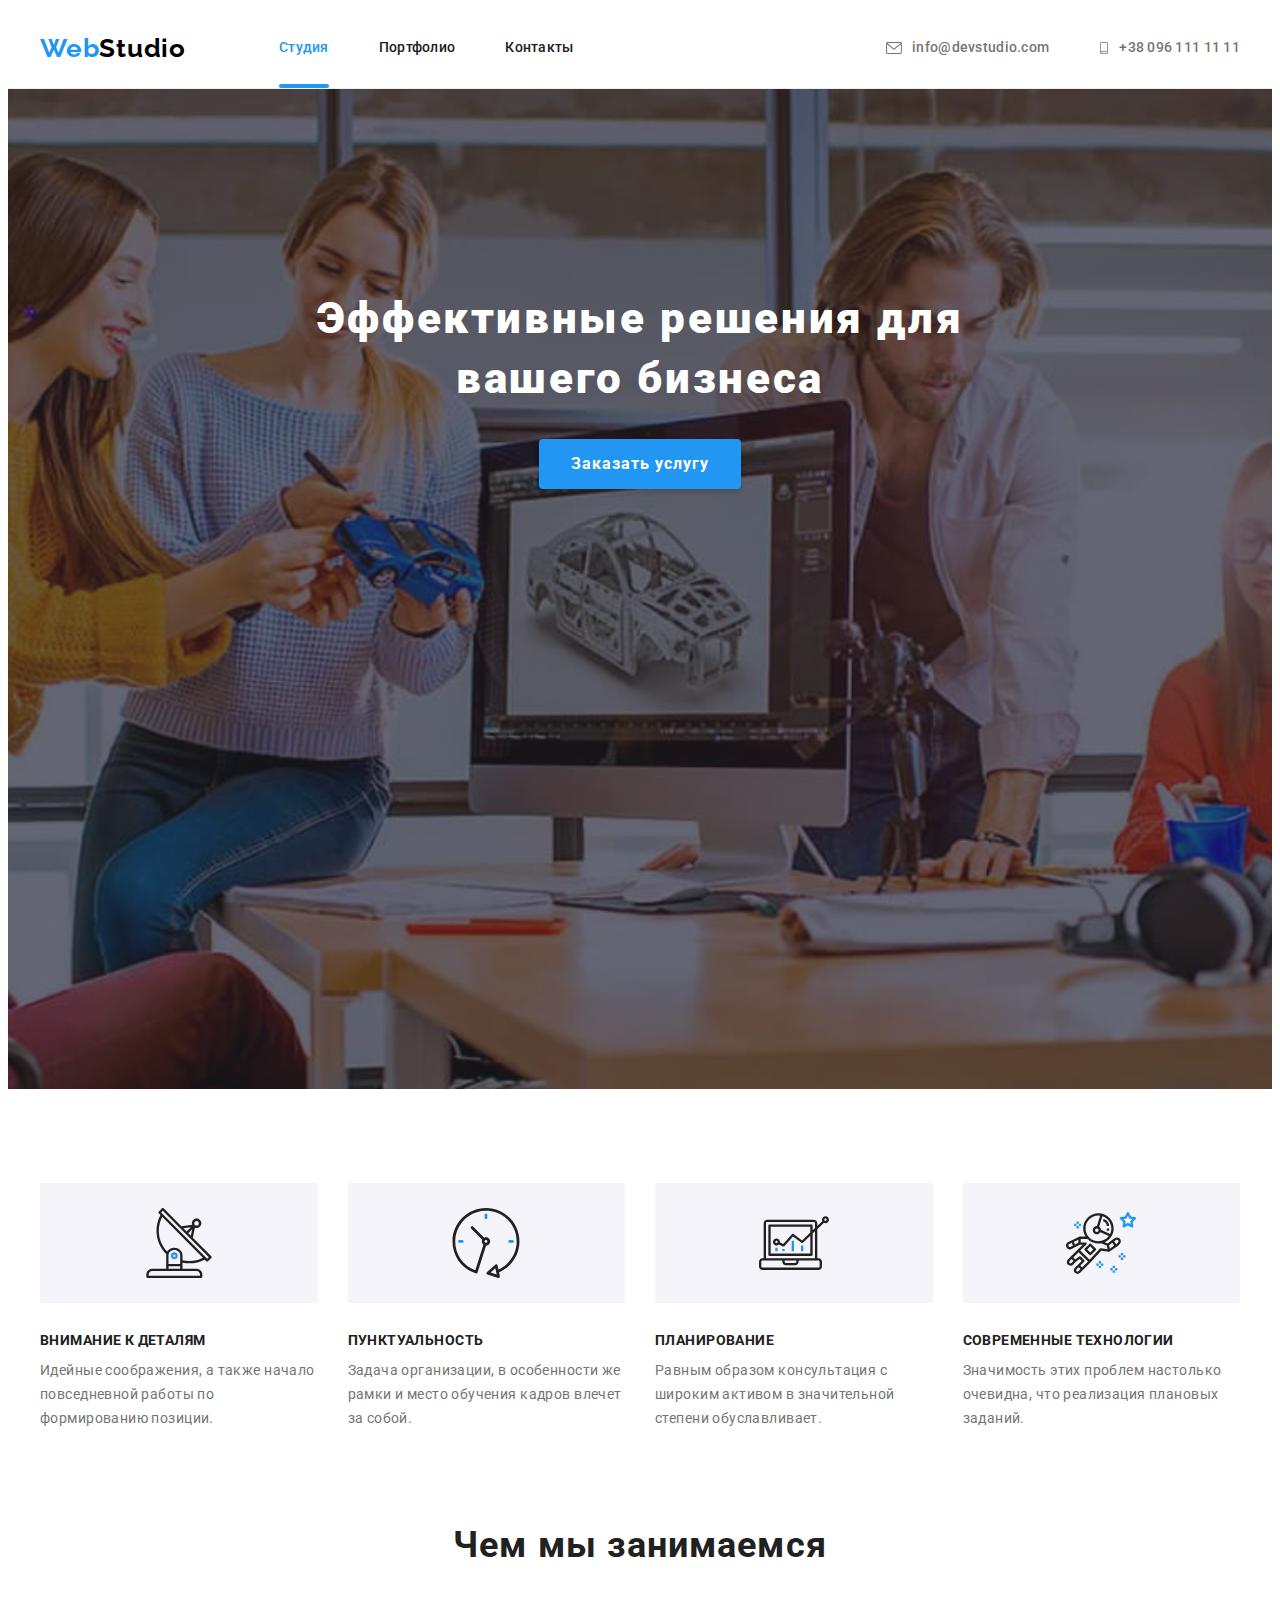
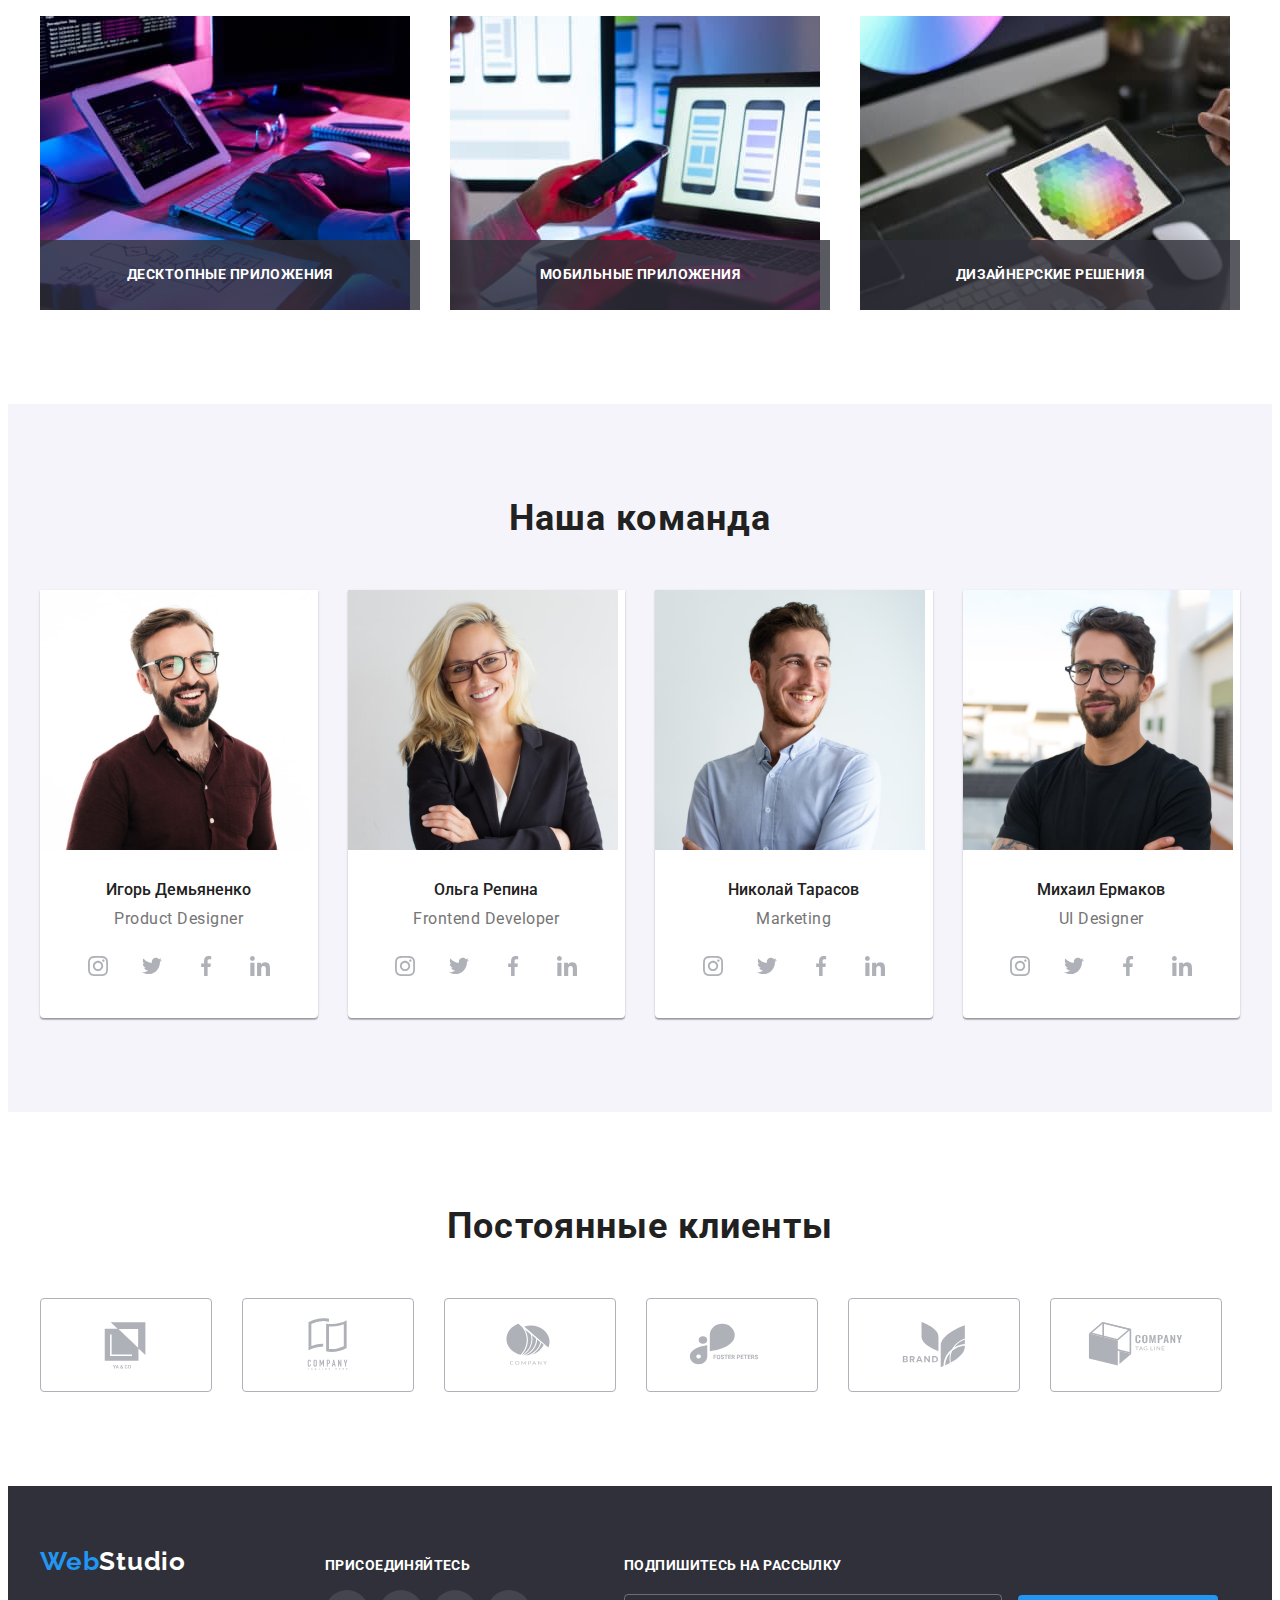
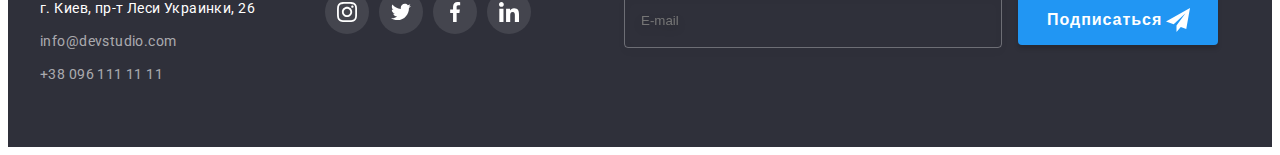
<file: index.html>
<!DOCTYPE html>
<html lang="ru">

<head>
  <meta charset="UTF-8">
  <meta http-equiv="X-UA-Compatible" content="IE=edge">
  <meta name="viewport" content="width=device-width, initial-scale=1.0">
  <title>WebStudio</title>
  <link rel="preconnect" href="https://fonts.googleapis.com">
  <link rel="preconnect" href="https://fonts.gstatic.com" crossorigin>
  <link href="https://fonts.googleapis.com/css2?family=Raleway:wght@700&family=Roboto:wght@400;500;700;900&display=swap"
    rel="stylesheet">
  <link rel="stylesheet" href="https://cdnjs.cloudflare.com/ajax/libs/modern-normalize/1.1.0/modern-normalize.min.css"
    integrity="sha512-wpPYUAdjBVSE4KJnH1VR1HeZfpl1ub8YT/NKx4PuQ5NmX2tKuGu6U/JRp5y+Y8XG2tV+wKQpNHVUX03MfMFn9Q=="
    crossorigin="anonymous" referrerpolicy="no-referrer" />
  <link rel="stylesheet" href="./css/style.css">
</head>

<body>
  <!--Header-->
  <header>
    <div class="container page-header">
      <a class="logo" href="./index.html"><span class="logo-color">Web</span>Studio</a>
      <nav>
        <ul class="navigation">
          <li class="nav-items"><a class="link active" href="./index.html">Студия</a></li>
          <li class="nav-items"><a class="link" href="./portfolio.html">Портфолио</a></li>
          <li class="nav-items"><a class="link" href="">Контакты</a></li>
        </ul>
      </nav>

      <ul class="contacts">
        <li class="contacts-item">
          <a class="link" href="mailto:info@devstudio.com">
          <svg class="header-icon-mail" width="16" height="12">
            <use href="./img/sprite.svg#icon-mail"></use>
          </svg>info@devstudio.com</a></li>
        <li class="contacts-item">
          <a class="link" href="tel:+380961111111">
          <svg class="header-icon-phone" width="10" height="12">
            <use href="./img/sprite.svg#icon-phone"></use>
          </svg>+38 096 111 11 11</a></li>
      </ul>
    </div>
  </header>

  

  <main>

    
    <!--Hero-->
    <section class="hero">
      <div class="container">
      <h1 class="title">Эффективные решения для вашего бизнеса</h1>
      <button class="modal-btn" data-modal-open type="button"><span class="button-name">Заказать услугу</span></button>
      </div>
    </section>
    
    <!--Наши преимущества-->
    <section class="benefits">
      <div class="container">
      <h2 class="visually-hidden">Наши преимущества</h2>
      <ul class="benefits-list">
        <li class="benefits-item">
          <div class="benefits-icon-thumb">
          <svg class="benefits-item-icon" width="70" height="70">
            <use href="./img/sprite.svg#icon-antenna"></use>
          </svg>
          </div>
          <h3 class="title">Внимание к деталям</h3>
          <p class="text">Идейные соображения, а также начало повседневной работы по формированию позиции.</p>

        </li>
        <li class="benefits-item">
          <div class="benefits-icon-thumb">
            <svg class="benefits-item-icon" width="70" height="70">
              <use href="./img/sprite.svg#icon-clock"></use>
            </svg>
          </div>
          <h3 class="title">Пунктуальность</h3>
          <p class="text">Задача организации, в особенности же рамки и место обучения кадров влечет за собой.</p>
        </li>
        <li class="benefits-item">
          <div class="benefits-icon-thumb">
            <svg class="benefits-item-icon" width="70" height="70">
              <use href="./img/sprite.svg#icon-diagram"></use>
            </svg>
          </div>
          <h3 class="title">Планирование</h3>
          <p class="text">Равным образом консультация с широким активом в значительной степени обуславливает.</p>
        </li>
        <li class="benefits-item">
          <div class="benefits-icon-thumb">
            <svg class="benefits-item-icon" width="70" height="70">
              <use href="./img/sprite.svg#icon-astronaut"></use>
            </svg>
          </div>
          <h3 class="title">Современные технологии</h3>
          <p class="text">Значимость этих проблем настолько очевидна, что реализация плановых заданий.</p>
        </li>

      </ul>

      </div>
    
    </section>
    
    <!--Чем мы занимаемся-->
    <section class="work">
      <div class="container">
      <h2 class="sections-title">Чем мы занимаемся</h2>
      <ul class="work-list">
        <li class="work-list-item">
          <div class="work-items-thumb">
            <img src="./img/box1.jpg" width="370" height="294" alt="Чем мы занимаемся 1">
            <p class="work-items-desc">Десктопные приложения</p></div>
          
        </li>
        <li class="work-list-item">
          <div class="work-items-thumb">
            <img src="./img/box2.jpg" width="370" height="294" alt="Чем мы занимаемся 2">
            <p class="work-items-desc">Мобильные приложения</p></div>
          
        </li>
        <li class="work-list-item">
          <div class="work-items-thumb">
            <img src="./img/box3.jpg" width="370" height="294" alt="Чем мы занимаемся 3"> 
            <p class="work-items-desc">Дизайнерские решения</p></div>
          
        </li>
    
      </ul>
      </div>
    </section>
    
    <!--Наша команда-->
    <section class="our-team">
      <div class="container">
      <h2 class="sections-title">Наша команда</h2>
      <ul class="our-team-list">
        <li class="our-team-list-item"><img src="./img/img.jpg" width="270" height="260"  alt="Сотрудник1">
          <div class="our-team-item-desc">
          <h3 class="person-title">Игорь Демьяненко</h3>
          <p class="person-text">Product Designer</p>
          <ul class="social-links-list">
            <li class="social-links-items"><a class="social-links-item-link" href="">
              <svg class="social-links-icon">
                <use href="./img/sprite.svg#icon-instagram"></use>
              </svg>
            </a></li>
            <li class="social-links-items"><a class="social-links-item-link" href="">
              <svg class="social-links-icon">
                <use href="./img/sprite.svg#icon-twitter"></use>
              </svg>
            </a></li>
            <li class="social-links-items"><a class="social-links-item-link" href="">
              <svg class="social-links-icon">
                <use href="./img/sprite.svg#icon-facebook"></use>
              </svg>
            </a></li>
            <li class="social-links-items"><a class="social-links-item-link" href="">
              <svg class="social-links-icon">
                <use href="./img/sprite.svg#icon-linkedin"></use>
              </svg>
            </a></li>
          </ul>
          </div>
        </li>
        <li class="our-team-list-item"><img src="./img/img1.jpg" width="270" height="260" alt="Сотрудник2">
          <div class="our-team-item-desc">
          <h3 class="person-title">Ольга Репина</h3>
          <p class="person-text">Frontend Developer</p>
          <ul class="social-links-list">
            <li class="social-links-items"><a class="social-links-item-link" href="">
                <svg class="social-links-icon">
                  <use href="./img/sprite.svg#icon-instagram"></use>
                </svg>
              </a></li>
            <li class="social-links-items"><a class="social-links-item-link" href="">
                <svg class="social-links-icon">
                  <use href="./img/sprite.svg#icon-twitter"></use>
                </svg>
              </a></li>
            <li class="social-links-items"><a class="social-links-item-link" href="">
                <svg class="social-links-icon">
                  <use href="./img/sprite.svg#icon-facebook"></use>
                </svg>
              </a></li>
            <li class="social-links-items"><a class="social-links-item-link" href="">
                <svg class="social-links-icon">
                  <use href="./img/sprite.svg#icon-linkedin"></use>
                </svg>
              </a></li>
          </ul>
          </div>
        </li>
        <li class="our-team-list-item"><img src="./img/img2.jpg" width="270" height="260" alt="Сотрудник3">
          <div class="our-team-item-desc">
          <h3 class="person-title">Николай Тарасов</h3>
          <p class="person-text">Marketing</p>
          <ul class="social-links-list">
            <li class="social-links-items"><a class="social-links-item-link" href="">
                <svg class="social-links-icon">
                  <use href="./img/sprite.svg#icon-instagram"></use>
                </svg>
              </a></li>
            <li class="social-links-items"><a class="social-links-item-link" href="">
                <svg class="social-links-icon">
                  <use href="./img/sprite.svg#icon-twitter"></use>
                </svg>
              </a></li>
            <li class="social-links-items"><a class="social-links-item-link" href="">
                <svg class="social-links-icon">
                  <use href="./img/sprite.svg#icon-facebook"></use>
                </svg>
              </a></li>
            <li class="social-links-items"><a class="social-links-item-link" href="">
                <svg class="social-links-icon">
                  <use href="./img/sprite.svg#icon-linkedin"></use>
                </svg>
              </a></li>
          </ul>
          </div>
        </li>
        <li class="our-team-list-item"><img src="./img/img3.jpg" width="270" height="260" alt="Сотрудник4">
          <div class="our-team-item-desc">
          <h3 class="person-title">Михаил Ермаков</h3>
          <p class="person-text">UI Designer</p>
          <ul class="social-links-list">
            <li class="social-links-items"><a class="social-links-item-link" href="">
                <svg class="social-links-icon">
                  <use href="./img/sprite.svg#icon-instagram"></use>
                </svg>
              </a></li>
            <li class="social-links-items"><a class="social-links-item-link" href="">
                <svg class="social-links-icon">
                  <use href="./img/sprite.svg#icon-twitter"></use>
                </svg>
              </a></li>
            <li class="social-links-items"><a class="social-links-item-link" href="">
                <svg class="social-links-icon">
                  <use href="./img/sprite.svg#icon-facebook"></use>
                </svg>
              </a></li>
            <li class="social-links-items"><a class="social-links-item-link" href="">
                <svg class="social-links-icon">
                  <use href="./img/sprite.svg#icon-linkedin"></use>
                </svg>
              </a></li>
          </ul>
          </div>
        </li>
    
      </ul>
      </div>
    </section>

    <!--Постоянные клиенты-->
    <section class="our-clients">
      <div class="container">
        <h2 class="sections-title">Постоянные клиенты</h2>
        <ul class="our-clients-list">
          <li class="our-clients-list-item">
            <a class="our-clients-links" href="">
              <svg class="our-clients-icon">
                <use href="./img/sprite.svg#icon-logo1"></use>
              </svg>
            </a></li>
          <li class="our-clients-list-item">
            <a class="our-clients-links" href="">
              <svg class="our-clients-icon">
                <use href="./img/sprite.svg#icon-logo2"></use>
              </svg>
            </a></li>
          <li class="our-clients-list-item">
            <a class="our-clients-links" href="">
              <svg class="our-clients-icon">
                <use href="./img/sprite.svg#icon-logo3"></use>
              </svg>
            </a></li>
          <li class="our-clients-list-item">
            <a class="our-clients-links" href="">
              <svg class="our-clients-icon">
                <use href="./img/sprite.svg#icon-logo4"></use>
              </svg>
            </a></li>
          <li class="our-clients-list-item">
            <a class="our-clients-links" href="">
              <svg class="our-clients-icon">
                <use href="./img/sprite.svg#icon-logo5"></use>
              </svg>
            </a></li>
          <li class="our-clients-list-item">
            <a class="our-clients-links" href="">
              <svg class="our-clients-icon">
                <use href="./img/sprite.svg#icon-logo6"></use>
              </svg>
            </a></li>
      
        </ul>
      </div>
    </section>

  </main>

    <!--Footer-->
  <footer>
    <div class="container footer">
      <div class="footer-info">
        <a class="logo" href="./index.html"><span class="logo-color">Web</span>Studio</a>
          <address>
            <p class="footer-address"> г. Киев, пр-т Леси Украинки, 26 </p>
  
              <ul class="footer-address-list">
                <li><a class="footer-contacts" href="mailto:info@devstudio.com">info@devstudio.com</a></li>
                <li><a class="footer-contacts" href="tel:+380961111111">+38 096 111 11 11</a></li>
              </ul>
          </address>
      </div>

    <div class="connection">
      <h2 class="connection-title">Присоединяйтесь</h2>
      <ul class="social-links-list">
        <li class="social-links-items"><a class="social-links-item-link-footer" href="">
            <svg class="social-links-icon-footer">
              <use href="./img/sprite.svg#icon-instagram"></use>
            </svg>
          </a></li>
        <li class="social-links-items"><a class="social-links-item-link-footer" href="">
            <svg class="social-links-icon-footer">
              <use href="./img/sprite.svg#icon-twitter"></use>
            </svg>
          </a></li>
        <li class="social-links-items"><a class="social-links-item-link-footer" href="">
            <svg class="social-links-icon-footer">
              <use href="./img/sprite.svg#icon-facebook"></use>
            </svg>
          </a></li>
        <li class="social-links-items"><a class="social-links-item-link-footer" href="">
            <svg class="social-links-icon-footer">
              <use href="./img/sprite.svg#icon-linkedin"></use>
            </svg>
          </a></li>
      </ul>
    </div>

    <div class="subscribe">
      <p class="subscribe-title">Подпишитесь на рассылку</p>
      <div class="mail-area">
        <form class="mail-form">
          <input class="mail-form-input" type="text" name="mail-for-subscribe" placeholder="E-mail">
          <button class="subscribe-form-batton" type="submit">
            <span class="subscribe-form-batton-text">Подписаться</span>
            <svg class="subscribe-icon" width="24" height="24">
              <use href="./img/sprite.svg#icon-send"></use>
            </svg>
          </button>
        </form>
        
        
      </div>


    </div>

    </div>


  </footer>

  
  <!--Modal window-->

  <div class="backdrop is-hidden" data-modal>
  <div class="modal-window">
    <button class="closed-button" data-modal-close type="button">
      <svg class="closed-btn-icon">
        <use href="./img/sprite.svg#icon-close"></use>
      </svg>
    </button>
    
    <form class="modal-form">
      <p class="modal-form-title">Оставьте свои данные, мы вам перезвоним</p>
      <div class="form-thumb">
        <label for="input-name" class="form-input-title">Имя</label>
        <div class="icon-thumb"> 
          <input class="form-input-area" type="text" name="form-name" id="input-name" required minlength="2" pattern="[a-zA-Zа-яёА-ЯЁ]+" title="Допустимы только буквенные значения!">
          <svg class="form-icon">
            <use href="./img/sprite.svg#icon-name"></use>
          </svg>
        </div>
      </div>
      <div class="form-thumb">
          <label for="input-tel" class="form-input-title">Телефон</label>
        <div class="icon-thumb">
          <input class="form-input-area" type="tel" name="form-tel" id="input-tel" required pattern="[0-9]{3}-[0-9]{3}-[0-9]{2}-[0-9]{2}" title="099-999-99-99">
          <svg class="form-icon">
            <use href="./img/sprite.svg#icon-tel"></use>
          </svg>
        </div>
      </div>
      <div class="form-thumb">
          <label for="input-mail" class="form-input-title">Почта</label>
        <div class="icon-thumb">
          <input class="form-input-area" type="email" name="form-email" id="input-mail">
          <svg class="form-icon">
            <use href="./img/sprite.svg#icon-mail"></use>
          </svg>
        </div>
      </div>
        
      <label for="input-comment" class="form-input-title">Комментарий</label>
        <textarea class="form-input-comment-area" name="form-comment" id="input-comment" placeholder="Введите текст"></textarea>
      
      <div class="checkbox-thumb">
        
        
        <label class="checkbox-item" for="accept-policy">
          <input type="checkbox" name="accept-policy" id="accept-policy" class="form-chekbox visually-hidden">
          <span class="checkbox-icon-thumb">
            <svg class="checkbox-icon" width="11" height="8">
              <use href="./img/sprite.svg#icon-cheked"></use>
            </svg>
          </span>
          <span class="checkbox-text">Соглашаюсь с рассылкой и принимаю &nbsp;<a href="" class="policy-link">Условия договора</a></span>
        </label>
      </div>
        <button class="form-button" type="submit"><span class="btn-text">Отправить</span></button>


    </form>
  </div>
  </div>
<script src="./js/modal.js"></script>
</body>

</html>
</file>
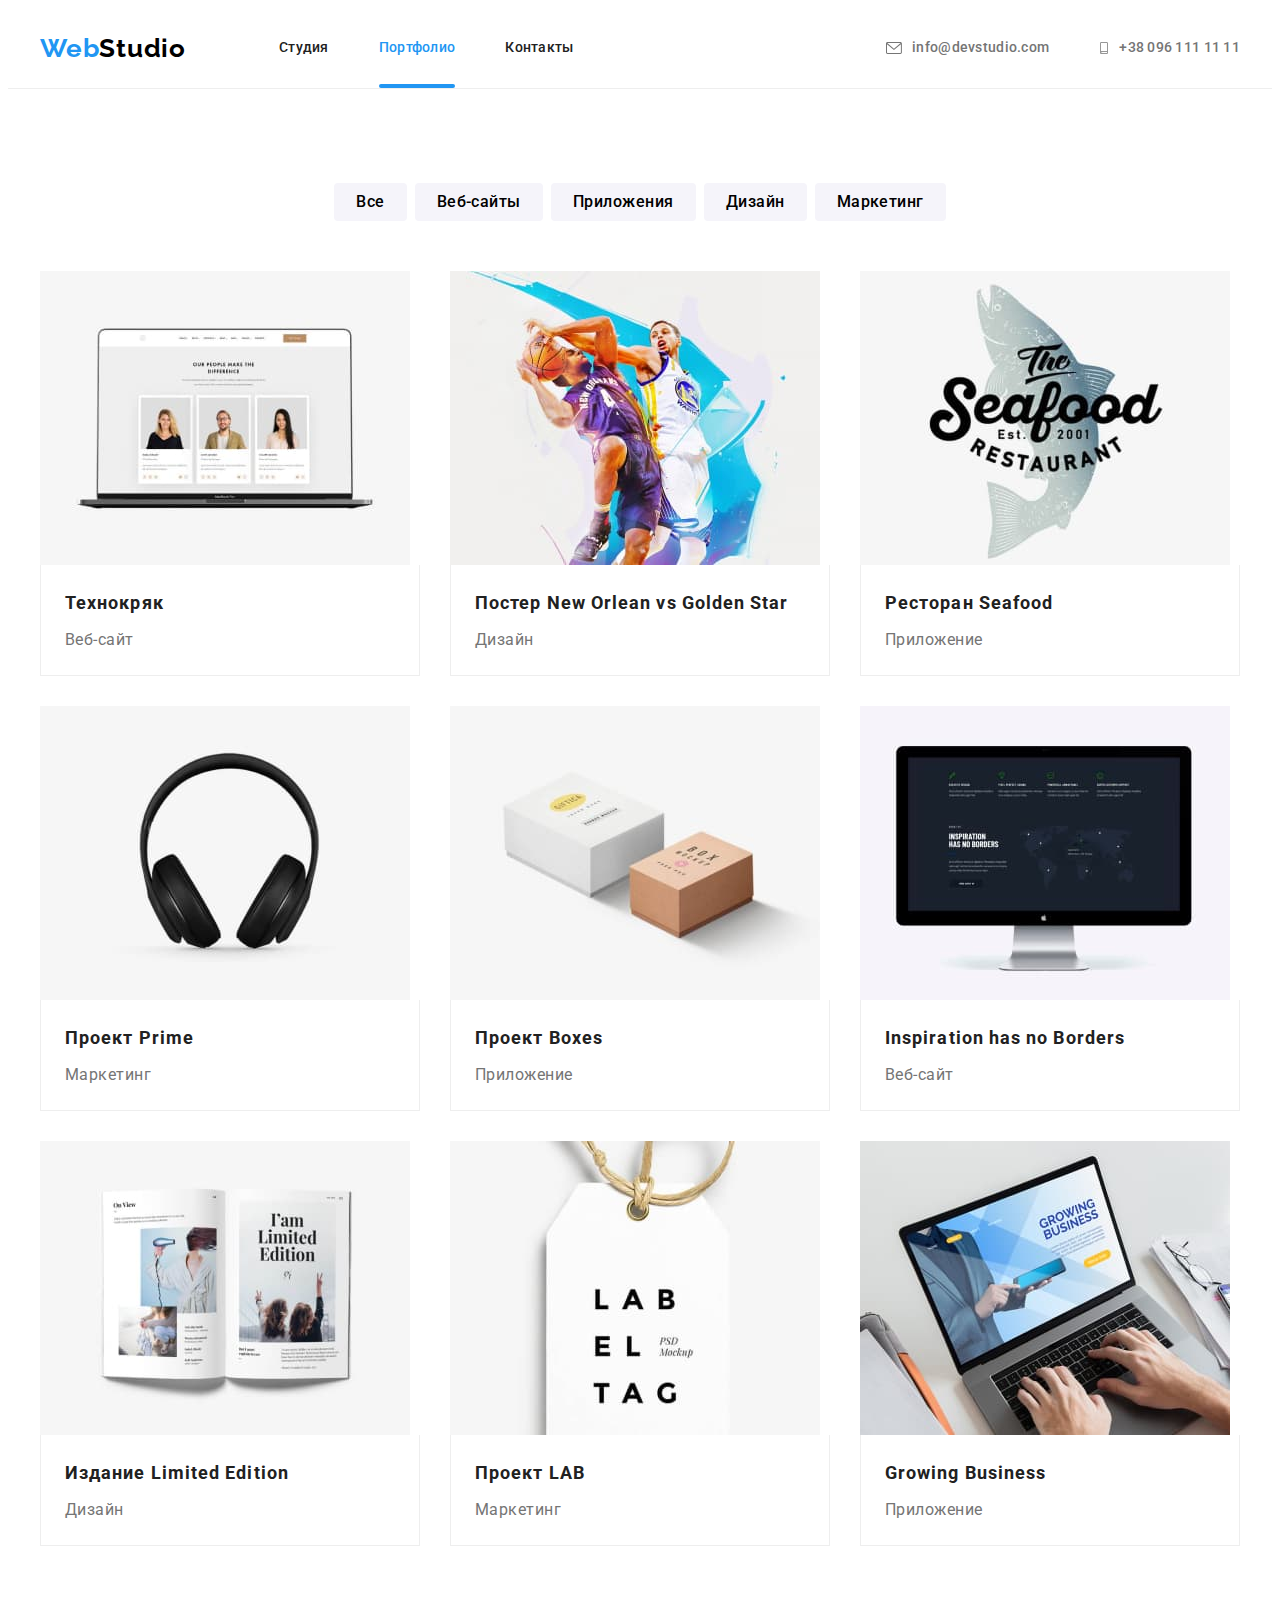
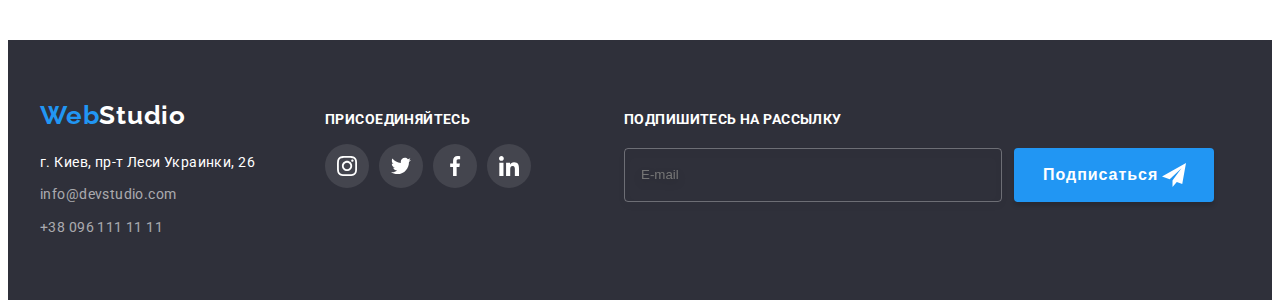
<file: portfolio.html>
<!DOCTYPE html>
<html lang="ru">
<head>
  <meta charset="UTF-8">
  <meta http-equiv="X-UA-Compatible" content="IE=edge">
  <meta name="viewport" content="width=device-width, initial-scale=1.0">
  <title>Portfolio</title>
  <link rel="preconnect" href="https://fonts.googleapis.com">
  <link rel="preconnect" href="https://fonts.gstatic.com" crossorigin>
  <link href="https://fonts.googleapis.com/css2?family=Raleway:wght@700&family=Roboto:wght@400;500;700;900&display=swap"
    rel="stylesheet">
  <link rel="stylesheet" href="https://cdnjs.cloudflare.com/ajax/libs/modern-normalize/1.1.0/modern-normalize.min.css"
    integrity="sha512-wpPYUAdjBVSE4KJnH1VR1HeZfpl1ub8YT/NKx4PuQ5NmX2tKuGu6U/JRp5y+Y8XG2tV+wKQpNHVUX03MfMFn9Q=="
    crossorigin="anonymous" referrerpolicy="no-referrer" />
  <link rel="stylesheet" href="./css/style.css">
</head>
<body>

  <!--Header-->

  <header>
  <div class="container page-header">
    <a class="logo" href="./index.html"><span class="logo-color">Web</span>Studio</a>
    <nav>
      <ul class="navigation">
        <li class="nav-items"><a class="link" href="./index.html">Студия</a></li>
        <li class="nav-items"><a class="link active" href="./portfolio.html">Портфолио</a></li>
        <li class="nav-items"><a class="link" href="">Контакты</a></li>
      </ul>
    </nav>

    <ul class="contacts">
      <li class="contacts-item">
        <a class="link" href="mailto:info@devstudio.com">
          <svg class="header-icon-mail" width="16" height="12">
            <use href="./img/sprite.svg#icon-mail"></use>
          </svg>info@devstudio.com</a>
      </li>
      <li class="contacts-item">
        <a class="link" href="tel:+380961111111">
          <svg class="header-icon-phone" width="10" height="12">
            <use href="./img/sprite.svg#icon-phone"></use>
          </svg>+38 096 111 11 11</a>
      </li>
    </ul>
  </div>
  </header>


  <main>
    <section class="our-projects">
      <div class="container">

    <h2 class="our-projects-title">Наши проекты</h2>

    <ul class="filter-portfolio">
      <li class="filter-portfolio-item"><button class="filter-portfolio-btn" type="button">Все</button></li>
      <li class="filter-portfolio-item"><button class="filter-portfolio-btn" type="button">Веб-сайты</button></li>
      <li class="filter-portfolio-item"><button class="filter-portfolio-btn" type="button">Приложения</button></li>
      <li class="filter-portfolio-item"><button class="filter-portfolio-btn" type="button">Дизайн</button></li>
      <li class="filter-portfolio-item"><button class="filter-portfolio-btn" type="button">Маркетинг</button></li>


    </ul>

    <ul class="projects-list">
      <li class="projects-list-item"> 
          <a class="projects-link" href="">
          <div class="projects-link-thumb">
            <img src="./img/img-tehnokryak.jpg" alt="Технокряк" width="370" height="294">
            <p class="projects-list-overlay">Технокряк это современная площадка распространения коронавируса. Компании используют
              эту платформу для цифрового
              шпионажа и атак на защищённые сервера конкурентов.</p>
        </div>
            <div class="projects-list-desc">
          <h2 class="projects-list-title">Технокряк</h2>
          <p class="projects-list-text">Веб-сайт</p>
          </div>
        </a> 
      </li>
    

      <li class="projects-list-item">
        <a class="projects-link" href="">
          <div class="projects-link-thumb">
          <img src="./img/img-new-orlean.jpg" alt="New-Orlean" width="370" height="294">
          <p class="projects-list-overlay">Технокряк это современная площадка распространения коронавируса. Компании используют
            эту платформу для цифрового
            шпионажа и атак на защищённые сервера конкурентов.</p>
          </div>
          <div class="projects-list-desc">
          <h2 class="projects-list-title">Постер New Orlean vs Golden Star</h2>
          <p class="projects-list-text">Дизайн</p>
          </div>
        </a>
      </li>

      <li class="projects-list-item">
        <a class="projects-link" href="">
          <div class="projects-link-thumb">
          <img src="./img/img-sea-food.jpg" alt="Sea-Food" width="370" height="294">
          <p class="projects-list-overlay">Технокряк это современная площадка распространения коронавируса. Компании используют
            эту платформу для цифрового
            шпионажа и атак на защищённые сервера конкурентов.</p>
          </div>
          <div class="projects-list-desc">
          <h2 class="projects-list-title">Ресторан Seafood</h2>
          <p class="projects-list-text">Приложение</p>
          </div>
        </a>
      </li>

      <li class="projects-list-item">
        <a class="projects-link" href="">
          <div class="projects-link-thumb">
          <img src="./img/img-prime.jpg" alt="Prime" width="370" height="294">
          <p class="projects-list-overlay">Технокряк это современная площадка распространения коронавируса. Компании используют
            эту платформу для цифрового
            шпионажа и атак на защищённые сервера конкурентов.</p>
          </div>
          <div class="projects-list-desc">
          <h2 class="projects-list-title">Проект Prime</h2>
          <p class="projects-list-text">Маркетинг</p>
          </div>
        </a>
      </li>

      <li class="projects-list-item">
        <a class="projects-link" href="">
          <div class="projects-link-thumb">
          <img src="./img/img-boxes.jpg" alt="Boxes" width="370" height="294">
          <p class="projects-list-overlay">Технокряк это современная площадка распространения коронавируса. Компании используют
            эту платформу для цифрового
            шпионажа и атак на защищённые сервера конкурентов.</p>
          </div>
          <div class="projects-list-desc">
          <h2 class="projects-list-title">Проект Boxes</h2>
          <p class="projects-list-text">Приложение</p>
          </div>
        </a>
      </li>

      <li class="projects-list-item">
        <a class="projects-link" href="">
          <div class="projects-link-thumb">
          <img src="./img/img-inspiration.jpg" alt="Inspiration" width="370" height="294">
          <p class="projects-list-overlay">Технокряк это современная площадка распространения коронавируса. Компании используют
            эту платформу для цифрового
            шпионажа и атак на защищённые сервера конкурентов.</p>
          </div>
          <div class="projects-list-desc">
          <h2 class="projects-list-title">Inspiration has no Borders</h2>
          <p class="projects-list-text">Веб-сайт</p>
          </div>
        </a>
      </li>

      <li class="projects-list-item">
        <a class="projects-link" href="">
          <div class="projects-link-thumb">
          <img src="./img/img-limited-edition.jpg" alt="Limited-edition" width="370" height="294">
          <p class="projects-list-overlay">Технокряк это современная площадка распространения коронавируса. Компании используют
            эту платформу для цифрового
            шпионажа и атак на защищённые сервера конкурентов.</p>
          </div>
          <div class="projects-list-desc">
          <h2 class="projects-list-title">Издание Limited Edition</h2>
          <p class="projects-list-text">Дизайн</p>
          </div>
        </a>
      </li>

      <li class="projects-list-item">
        <a class="projects-link" href="">
          <div class="projects-link-thumb">
          <img src="./img/img-lab.jpg" alt="Lab" width="370" height="294">
          <p class="projects-list-overlay">Технокряк это современная площадка распространения коронавируса. Компании используют
            эту платформу для цифрового
            шпионажа и атак на защищённые сервера конкурентов.</p>
          </div>
          <div class="projects-list-desc">
          <h2 class="projects-list-title">Проект LAB</h2>
          <p class="projects-list-text">Маркетинг</p>
          </div>
        </a>
      </li>

      <li class="projects-list-item">
        <a class="projects-link" href="">
          <div class="projects-link-thumb">
          <img src="./img/img-growing-bussines.jpg" alt="Growing-Business" width="370" height="294">
          <p class="projects-list-overlay">Технокряк это современная площадка распространения коронавируса. Компании используют
            эту платформу для цифрового
            шпионажа и атак на защищённые сервера конкурентов.</p>
          </div>
          <div class="projects-list-desc">
          <h2 class="projects-list-title">Growing Business</h2>
          <p class="projects-list-text">Приложение</p>
          </div>
        </a>
      </li>

      

    </ul>
    </div>
    </section>


  </main>

  <footer>
    <div class="container footer">
      <div class="footer-info">
        <a class="logo" href="./index.html"><span class="logo-color">Web</span>Studio</a>
        <address>
          <p class="footer-address"> г. Киев, пр-т Леси Украинки, 26 </p>
  
          <ul class="footer-address-list">
            <li><a class="footer-contacts" href="mailto:info@devstudio.com">info@devstudio.com</a></li>
            <li><a class="footer-contacts" href="tel:+380961111111">+38 096 111 11 11</a></li>
          </ul>
        </address>
      </div>
  
      <div class="connection">
        <h2 class="connection-title">Присоединяйтесь</h2>
        <ul class="social-links-list">
          <li class="social-links-items"><a class="social-links-item-link-footer" href="">
              <svg class="social-links-icon-footer">
                <use href="./img/sprite.svg#icon-instagram"></use>
              </svg>
            </a></li>
          <li class="social-links-items"><a class="social-links-item-link-footer" href="">
              <svg class="social-links-icon-footer">
                <use href="./img/sprite.svg#icon-twitter"></use>
              </svg>
            </a></li>
          <li class="social-links-items"><a class="social-links-item-link-footer" href="">
              <svg class="social-links-icon-footer">
                <use href="./img/sprite.svg#icon-facebook"></use>
              </svg>
            </a></li>
          <li class="social-links-items"><a class="social-links-item-link-footer" href="">
              <svg class="social-links-icon-footer">
                <use href="./img/sprite.svg#icon-linkedin"></use>
              </svg>
            </a></li>
        </ul>
      </div>
  
      <div class="subscribe">
        <p class="subscribe-title">Подпишитесь на рассылку</p>
        <div class="mail-area">
          <form class="mail-form">
            <input class="mail-form-input" type="text" name="mail-for-subscribe" placeholder="E-mail">
          </form>
          <button class="subscribe-form-batton" type="submit">
            <span class="subscribe-form-batton-text">Подписаться</span>
            <svg class="subscribe-icon" width="24" height="24">
              <use href="./img/sprite.svg#icon-send"></use>
            </svg>
          </button>
  
        </div>
  
  
      </div>
  
    </div>
  
  
  </footer>
  
</body>
</html>
</file>
<file: css/style.css>
:root {
  --primary-text-color: #212121;
  --secondary-text-color: #757575;
  --accent-text-color: #2196f3;
  --white-text-color: #ffffff;
  --cards-shadow-color: #eeeeee;
}

h1,
h2,
h3,
h4,
h5,
h6,
p {
  margin: 0;
  padding: 0;
}

img {
  display: block;
}

body {
  font-family: 'Roboto', sans-serif;
  color: var(--primary-text-color);
}

ul,
ol {
  list-style: none;
  padding: 0;
  margin: 0;
}

.container {
  width: 1200px;
  padding-left: 15px;
  padding-right: 15px;
  margin-right: auto;
  margin-left: auto;
  /* outline: 1px solid tomato; */
}

/* ========= Header ========= */

header {
  border-bottom: 1px solid var(--cards-shadow-color);
}

.logo {
  font-family: Raleway;
  font-style: normal;
  font-weight: 700;
  font-size: 26px;
  line-height: 1.19;
  letter-spacing: 0.03em;
  color: #000000;
  text-decoration: none;
}

.logo-color {
  color: var(--accent-text-color);
}

nav {
  margin-left: 93px;
}

.navigation .link {
  position: relative;
  color: var(--primary-text-color);
  font-style: normal;
  font-weight: 500;
  font-size: 14px;
  line-height: 1.14;
  letter-spacing: 0.02em;
  text-decoration: none;
  display: block;
  padding-top: 32px;
  padding-bottom: 32px;
  transition: color 250ms cubic-bezier(0.4, 0, 0.2, 1);
}

.navigation .nav-items:not(:last-child) {
  margin-right: 50px;
}

.link.active {
  color: var(--accent-text-color);
}

.link.active::after {
  position: absolute;
  content: '';
  display: block;
  width: 100%;
  height: 4px;
  background-color: var(--accent-text-color);
  border-radius: 2px;
  bottom: 0;
  left: 0;
}

.navigation .link:hover {
  color: var(--accent-text-color);
}

.navigation .link:focus {
  color: var(--accent-text-color);
}

.contacts .link {
  color: var(--secondary-text-color);
  font-style: normal;
  font-weight: 500;
  font-size: 14px;
  line-height: 1.14;
  letter-spacing: 0.02em;
  text-decoration: none;
  padding-top: 32px;
  padding-bottom: 32px;
  transition: color 250ms cubic-bezier(0.4, 0, 0.2, 1);
}

.contacts .link:hover {
  color: var(--accent-text-color);
}

.contacts .link:focus {
  color: var(--accent-text-color);
}

.page-header {
  display: flex;
  align-items: center;
}

.navigation {
  display: flex;
}

.contacts {
  display: flex;
  margin-left: auto;
}

.contacts-item:not(:last-child) {
  margin-right: 50px;
}

.contacts-item .link {
  display: flex;
  align-items: center;
}

.contacts-item:focus {
  color: var(--accent-text-color);
}

.header-icon-mail,
.header-icon-phone {
  fill: currentColor;
  margin-right: 10px;
  transition: fill 250ms cubic-bezier(0.4, 0, 0.2, 1);
}

.header-icon-mail:hover {
  fill: var(--accent-text-color);
}

.header-icon-mail:focus {
  fill: var(--accent-text-color);
}

.header-icon-phone:hover {
  fill: var(--accent-text-color);
}

.header-icon-phone:focus {
  fill: var(--accent-text-color);
}

/* ========= End Header ========= */

/* ======== Hero ======== */

.hero {
  background-image: linear-gradient(rgba(47, 48, 58, 0.4), rgba(47, 48, 58, 0.4)),
    url('../img/hero/hero-bg.jpg');
  background-color: #c4c4c4;
  max-width: 1600px;
  min-height: 600px;
  margin-left: auto;
  margin-right: auto;
  background-repeat: no-repeat;
  background-position: center;
  background-size: cover;
  text-align: center;
  padding-top: 200px;
  padding-bottom: 200px;
}

.hero .title {
  font-style: normal;
  font-weight: 900;
  font-size: 44px;
  line-height: 1.36;
  text-align: center;
  letter-spacing: 0.06em;
  color: var(--white-text-color);
  max-width: 696px;
  margin-right: auto;
  margin-left: auto;
  margin-bottom: 30px;
}

.modal-btn {
  border: 0;
  margin: 0;
  padding: 10px 32px;
  background-color: var(--accent-text-color);
  min-width: 200px;
  min-height: 50px;
  border-radius: 4px;
  box-shadow: 0px 4px 4px rgba(0, 0, 0, 0.15);
  cursor: pointer;
}

.hero .button-name {
  font-family: Roboto;
  font-style: normal;
  font-weight: 700;
  font-size: 16px;
  line-height: 1.87;
  letter-spacing: 0.06em;
  color: var(--white-text-color);
}

/* ======== End Hero ======== */

/* ========= Наши приемущества ========= */

.visually-hidden {
  position: absolute;
  width: 1px;
  height: 1px;
  margin: -1px;
  border: 0;
  padding: 0;

  white-space: nowrap;
  clip-path: inset(100%);
  clip: rect(0 0 0 0);
  overflow: hidden;
}

.benefits {
  padding-top: 94px;
  padding-bottom: 94px;
}

.benefits-icon-thumb {
  display: flex;
  justify-content: center;
  align-items: center;
  background-color: #f5f4fa;
  min-height: 120px;
  margin-bottom: 30px;
}

.benefits-list {
  display: flex;
  flex-wrap: wrap;
  margin-top: -30px;
  margin-left: -30px;
}

.benefits-item {
  margin-top: 30px;
  margin-left: 30px;
  width: calc((100% - 120px) / 4);
}

.benefits .title {
  font-style: normal;
  font-weight: 700;
  font-size: 14px;
  line-height: 1.14;
  letter-spacing: 0.03em;
  text-transform: uppercase;
  margin-bottom: 10px;
}

.benefits .text {
  color: var(--secondary-text-color);
  font-size: 14px;
  line-height: 1.71;
  letter-spacing: 0.03em;
}

/* ========= End Наши приемущества ========= */

/* ========= Чем мы занимаемся ========= */

.work {
  padding-bottom: 94px;
}
.sections-title {
  font-style: normal;
  font-weight: 700;
  font-size: 36px;
  line-height: 1.16;
  text-align: center;
  letter-spacing: 0.03em;
  margin-bottom: 50px;
}

.work-list {
  display: flex;
  flex-wrap: wrap;
  margin-top: -30px;
  margin-left: -30px;
}

.work-list-item {
  margin-top: 30px;
  margin-left: 30px;
  width: calc((100% - 90px) / 3);
}

.work-items-thumb {
  position: relative;
}

.work-items-desc {
  position: absolute;
  left: 0;
  bottom: 0;
  display: flex;
  justify-content: center;
  align-items: center;
  font-weight: 700;
  font-size: 14px;
  line-height: 1.14;
  letter-spacing: 0.03em;
  text-transform: uppercase;
  color: var(--white-text-color);
  min-height: 70px;
  width: 100%;
  background-color: rgba(47, 48, 58, 0.8);
}

/* ========= End Чем мы занимаемся ========= */

/* Наша команда */

.our-team {
  padding-top: 94px;
  padding-bottom: 94px;
  background-color: #f5f4fa;
}

.our-team-list {
  display: flex;
  flex-wrap: wrap;
  margin-top: -30px;
  margin-left: -30px;
}

.our-team-list-item {
  margin-top: 30px;
  margin-left: 30px;
  width: calc((100% - 120px) / 4);
  background-color: var(--white-text-color);
  box-shadow: 0px 1px 3px rgba(0, 0, 0, 0.12), 0px 1px 1px rgba(0, 0, 0, 0.14),
    0px 2px 1px rgba(0, 0, 0, 0.2);
  border-radius: 0px 0px 4px 4px;
}

.our-team-item-desc {
  padding-top: 30px;
  padding-bottom: 30px;
}

.our-team .person-title {
  font-style: normal;
  font-weight: 500;
  font-size: 16px;
  line-height: 1.19;
  text-align: center;
  margin-bottom: 10px;
}

.our-team .person-text {
  color: var(--secondary-text-color);
  font-size: 16px;
  line-height: 1.19;
  letter-spacing: 0.03em;
  text-align: center;
}

.social-links-list {
  display: flex;
  justify-content: center;
  margin-top: 16px;
}

.social-links-item-link {
  display: flex;
  width: 44px;
  height: 44px;
  border-radius: 50%;
  background-color: transparent;
  justify-content: center;
  align-items: center;
  transition: background-color 250ms cubic-bezier(0.4, 0, 0.2, 1);
}

.social-links-items:not(:last-child) {
  margin-right: 10px;
}

.social-links-icon {
  width: 20px;
  height: 20px;
  fill: #afb1b8;
  transition: fill 250ms cubic-bezier(0.4, 0, 0.2, 1);
}

.social-links-item-link:hover {
  background-color: var(--accent-text-color);
}

.social-links-item-link:hover .social-links-icon {
  fill: var(--white-text-color);
}

/* ========= Our Clients ========= */

.our-clients {
  padding-top: 94px;
  padding-bottom: 94px;
}

.our-clients-list {
  display: flex;
  flex-wrap: wrap;
}

.our-clients-list-item:not(:last-child) {
  margin-right: 30px;
}

.our-clients-list:not(:last-child) {
  margin-right: 30px;
}

.our-clients-links {
  display: flex;
  width: 170px;
  height: 92px;
  justify-content: center;
  align-items: center;
  background-color: transparent;
  border: 1px solid #afb1b8;
  border-radius: 4px;
  transition: border 250ms cubic-bezier(0.4, 0, 0.2, 1);
}

.our-clients-icon {
  fill: #afb1b8;
  width: 106px;
  height: 60px;
  transition: fill 250ms cubic-bezier(0.4, 0, 0.2, 1);
}

.our-clients-links:hover {
  border: 1px solid var(--accent-text-color);
}

.our-clients-links:hover .our-clients-icon {
  fill: var(--accent-text-color);
}

/* Footer */

footer {
  background-color: #2f303a;
}

.footer {
  display: flex;
  align-items: baseline;
}

.container.footer {
  padding-top: 60px;
  padding-bottom: 60px;
}

footer .logo {
  color: var(--white-text-color);
}

address {
  margin-top: 20px;
}

footer .footer-address {
  color: var(--white-text-color);
  font-style: normal;
  font-weight: 400;
  font-size: 14px;
  line-height: 1.71;
  letter-spacing: 0.03em;
  margin-bottom: 9px;
}

footer .footer-contacts {
  color: rgba(255, 255, 255, 0.6);
  font-style: normal;
  font-weight: 400;
  font-size: 14px;
  line-height: 1.71;
  letter-spacing: 0.03em;
  text-decoration: none;
  transition: color 250ms cubic-bezier(0.4, 0, 0.2, 1);
}

.footer-address-list li:first-child {
  margin-bottom: 9px;
}

footer .footer-contacts:hover {
  color: var(--accent-text-color);
}

footer .footer-contacts:focus {
  color: var(--accent-text-color);
}

.footer-info {
  max-width: 231px;
}

.connection {
  margin-left: 70px;
}

.connection-title {
  font-weight: 700;
  font-size: 14px;
  line-height: 1.14;
  letter-spacing: 0.03em;
  text-transform: uppercase;
  color: #ffffff;
}

.social-links-icon-footer {
  width: 20px;
  height: 20px;
  fill: var(--white-text-color);
}

.social-links-item-link-footer {
  display: flex;
  width: 44px;
  height: 44px;
  border-radius: 50%;
  background-color: rgba(255, 255, 255, 0.1);
  justify-content: center;
  align-items: center;
  transition: background-color 250ms cubic-bezier(0.4, 0, 0.2, 1);
}

.social-links-item-link-footer:hover {
  background-color: var(--accent-text-color);
}

.subscribe {
  margin-left: 93px;
}

.subscribe-title {
  font-weight: 700;
  font-size: 14px;
  line-height: 1.14;
  letter-spacing: 0.03em;
  text-transform: uppercase;
  color: var(--white-text-color);
  margin-bottom: 20px;
}

.mail-area {
  display: flex;
}

.mail-form-input {
  margin-right: 12px;
  width: 358px;
  height: 50px;
  background-color: transparent;
  border: 1px solid rgba(255, 255, 255, 0.3);
  filter: drop-shadow(0px 4px 4px rgba(0, 0, 0, 0.15));
  border-radius: 4px;
  padding-left: 16px;
  color: var(--white-text-color);
}

.subscribe-form-batton {
  position: relative;
  border: 0;
  margin: 0;
  padding: 0;
  background-color: var(--accent-text-color);
  min-width: 200px;
  min-height: 50px;
  border-radius: 4px;
  box-shadow: 0px 4px 4px rgba(0, 0, 0, 0.15);
  cursor: pointer;
}

.subscribe-form-batton-text {
  display: flex;
  align-items: center;
  padding-left: 29px;
  font-weight: 700;
  font-size: 16px;
  line-height: 1.87;
  letter-spacing: 0.06em;
  color: var(--white-text-color);
}

.subscribe-icon {
  position: absolute;
  top: 50%;
  right: 28px;
  transform: translateY(-50%);
}

input:focus {
  color: #fff;
}

/* СТИЛИ ДЛЯ ПОРТФОЛИО */

/* Не прописывал стили для header и footer, так как
классы идентичные с index.html */
.our-projects-title {
  display: none;
}

.our-projects {
  padding-top: 94px;
  padding-bottom: 94px;
}

.filter-portfolio {
  display: flex;
  justify-content: center;
  margin-bottom: 50px;
}

.filter-portfolio-item:not(:last-child) {
  margin-right: 8px;
}

/* Buttons */

.filter-portfolio-btn {
  margin: 0;
  border: 0;
  padding-top: 6px;
  padding-bottom: 6px;
  padding-right: 22px;
  padding-left: 22px;
  font-family: Roboto;
  font-weight: 500;
  font-size: 16px;
  line-height: 1.62;
  letter-spacing: 0.03em;
  border-radius: 4px;
  background: #f5f4fa;
  transition: background-color 250ms cubic-bezier(0.4, 0, 0.2, 1),
    color 250ms cubic-bezier(0.4, 0, 0.2, 1), box-shadow 250ms cubic-bezier(0.4, 0, 0.2, 1);
}

.filter-portfolio-btn:hover {
  background-color: var(--accent-text-color);
  color: var(--white-text-color);
  box-shadow: 0px 3px 1px rgba(0, 0, 0, 0.1), 0px 1px 2px rgba(0, 0, 0, 0.08),
    0px 2px 2px rgba(0, 0, 0, 0.12);
  cursor: pointer;
}

.filter-portfolio-btn:focus {
  background-color: var(--accent-text-color);
  color: var(--white-text-color);
  box-shadow: 0px 3px 1px rgba(0, 0, 0, 0.1), 0px 1px 2px rgba(0, 0, 0, 0.08),
    0px 2px 2px rgba(0, 0, 0, 0.12);
  border-radius: 4px;
}

.projects-list {
  display: flex;
  flex-wrap: wrap;
  margin-top: -30px;
  margin-left: -30px;
}

.projects-list-item {
  margin-top: 30px;
  margin-left: 30px;
  width: calc((100% - 90px) / 3);
  background-color: var(--white-text-color);
}

/* .projects-list-item:not(:nth-last-child(-n + 3)) {
  margin-bottom: 30px;
}

.projects-list-item:not(:nth-child(3n)) {
  margin-right: 30px;
} */

.projects-list-desc {
  padding-top: 20px;
  padding-left: 24px;
  padding-bottom: 20px;
  padding-right: 24px;
  border: 1px solid var(--cards-shadow-color);
  border-top: 0;
}

.projects-list-title {
  color: var(--primary-text-color);
  font-style: normal;
  font-weight: 700;
  font-size: 18px;
  line-height: 2;
  letter-spacing: 0.06em;
  margin-bottom: 4px;
}

.projects-list-text {
  color: var(--secondary-text-color);
  font-size: 16px;
  line-height: 1.87;
  letter-spacing: 0.03em;
}

.projects-list-overlay {
  position: absolute;
  top: 0;
  left: 0;
  font-weight: 400;
  font-size: 18px;
  line-height: 1.56;
  letter-spacing: 0.03em;
  color: var(--white-text-color);
  background-color: rgba(33, 150, 243, 0.9);
  padding: 63px 24px;
  overflow: auto;

  transform: translateY(100%);
  transition: transform 250ms linear;
}

.projects-link-thumb {
  position: relative;
  overflow: hidden;
}

.projects-link:hover .projects-list-overlay {
  transform: translateY(0%);
  transition: transform 250ms linear;
}

.projects-link {
  display: block;
  text-decoration: none;
  transition: box-shadow 250ms cubic-bezier(0.4, 0, 0.2, 1);
}

.projects-link:hover {
  box-shadow: 0px 1px 1px rgba(0, 0, 0, 0.12), 0px 4px 4px rgba(0, 0, 0, 0.06),
    1px 4px 6px rgba(0, 0, 0, 0.16);
}

.projects-link:focus {
  box-shadow: 0px 1px 1px rgba(0, 0, 0, 0.12), 0px 4px 4px rgba(0, 0, 0, 0.06),
    1px 4px 6px rgba(0, 0, 0, 0.16);
}

/* ========= MODAL WINDOW =========*/

.backdrop {
  position: fixed;
  top: 0;
  left: 0;
  width: 100vw;
  height: 100vh;
  background-color: rgba(0, 0, 0, 0.2);
  opacity: 1;
  visibility: visible;
  pointer-events: auto;
  transform: translateX(0%);
  transition: opacity 250ms linear, visibility 500ms linear, transform 500ms linear;
}

.backdrop.is-hidden {
  opacity: 0;
  visibility: hidden;
  pointer-events: none;
  transform: translateX(-100%);
  transition: opacity 250ms linear, visibility 500ms linear, transform 500ms linear;
}

.modal-window {
  position: absolute;
  width: 528px;
  height: 581px;
  background-color: var(--white-text-color);
  top: 50%;
  left: 50%;
  transform: translate(-50%, -50%);
  box-shadow: 0px 1px 3px rgba(0, 0, 0, 0.12), 0px 1px 1px rgba(0, 0, 0, 0.14),
    0px 2px 1px rgba(0, 0, 0, 0.2);
  border-radius: 4px;
}

.closed-button {
  position: absolute;
  display: flex;
  justify-content: center;
  align-items: center;
  background-color: transparent;
  top: 8px;
  right: 8px;
  width: 30px;
  height: 30px;
  padding: 6px;
  border: 1px solid rgba(0, 0, 0, 0.1);
  border-radius: 50%;
  cursor: pointer;
}

.closed-btn-icon {
  width: 11px;
  height: 11px;
}

.closed-button:hover .closed-btn-icon {
  fill: var(--accent-text-color);
}

.modal-form {
  display: flex;
  flex-direction: column;
  padding: 40px;
}

.modal-form-title {
  margin-bottom: 12px;
  font-weight: 700;
  font-size: 20px;
  line-height: 1.15;
  text-align: center;
  letter-spacing: 0.03em;
}

.form-input-title {
  margin-bottom: 4px;
  font-weight: 400;
  font-size: 12px;
  line-height: 1.16;
  letter-spacing: 0.01em;
  color: var(--secondary-text-color);
}

.form-input-area {
  width: 100%;
  height: 40px;
  border: 1px solid rgba(33, 33, 33, 0.2);
  border-radius: 4px;
  padding-left: 42px;
}

.form-input-area:focus {
  border: 1px solid var(--accent-text-color);
  outline: none;
}

.form-input-area:focus + .form-icon {
  fill: var(--accent-text-color);
}

.form-input-comment-area:focus {
  border: 1px solid var(--accent-text-color);
  outline: none;
}

.form-input-comment-area {
  width: 100%;
  height: 120px;
  resize: none;
  border: 1px solid rgba(33, 33, 33, 0.2);
  border-radius: 4px;
  margin-bottom: 20px;
}

.form-input-comment-area::placeholder {
  font-weight: 400;
  font-size: 12px;
  line-height: 1.17px;
  letter-spacing: 0.01em;
  color: rgba(117, 117, 117, 0.5);
  padding-top: 12px;
  padding-left: 16px;
}

.icon-thumb {
  position: relative;
}

.form-thumb {
  margin-bottom: 10px;
}

.form-icon {
  position: absolute;
  width: 18px;
  height: 18px;
  top: 50%;
  left: 12px;
  transform: translateY(-50%);
}

.checkbox-text {
  font-weight: 400;
  font-size: 14px;
  line-height: 1.71;
  letter-spacing: 0.03em;
  color: var(--secondary-text-color);
}

.policy-link {
  color: var(--accent-text-color);
}

.checkbox-item {
  display: flex;
  align-items: center;
}

/* .checkbox-item::before {
  display: block;
  content: '';
  width: 16px;
  height: 15px;
  border: 1px solid #000000;
  box-shadow: 0px 4px 4px rgba(0, 0, 0, 0.25);
  border-radius: 2px;
  cursor: pointer;
  margin-right: 5px;
} */

/* .form-chekbox:checked + .checkbox-item::before {
  background-image: url(../img/icon-check.svg);
  background-size: cover;
  border-radius: 2px;
  border: 1px solid var(--accent-text-color);
  box-shadow: none;
}

.form-chekbox:focus + .checkbox-item::before {
  border-radius: 2px;
} */

.checkbox-thumb {
  display: flex;
  justify-content: center;
}

.checkbox-icon-thumb {
  position: relative;
  width: 16px;
  height: 15px;
  margin-right: 7px;

  border-radius: 2px;
  border: 2px solid #000000;
  box-shadow: 0px 4px 4px rgba(0, 0, 0, 0.25);
}

.checkbox-icon {
  position: absolute;
  top: 50%;
  left: 50%;
  transform: translate(-50%, -50%);
}

.form-chekbox:checked + .checkbox-icon-thumb {
  background-color: var(--accent-text-color);
  border: 1px solid var(--accent-text-color);
  box-shadow: none;
}

.form-chekbox:focus + .checkbox-icon-thumb {
  border: 2px solid var(--accent-text-color);
}

.form-button {
  align-self: center;
  border: 0;
  margin: 0;
  padding: 10px 55px;
  background-color: var(--accent-text-color);
  min-width: 200px;
  min-height: 50px;
  border-radius: 4px;
  box-shadow: 0px 4px 4px rgba(0, 0, 0, 0.15);
  cursor: pointer;
  margin-top: 30px;
}
.btn-text {
  font-weight: 700;
  font-size: 16px;
  line-height: 1.87;
  text-align: center;
  letter-spacing: 0.06em;
  color: var(--white-text-color);
}
</file>
